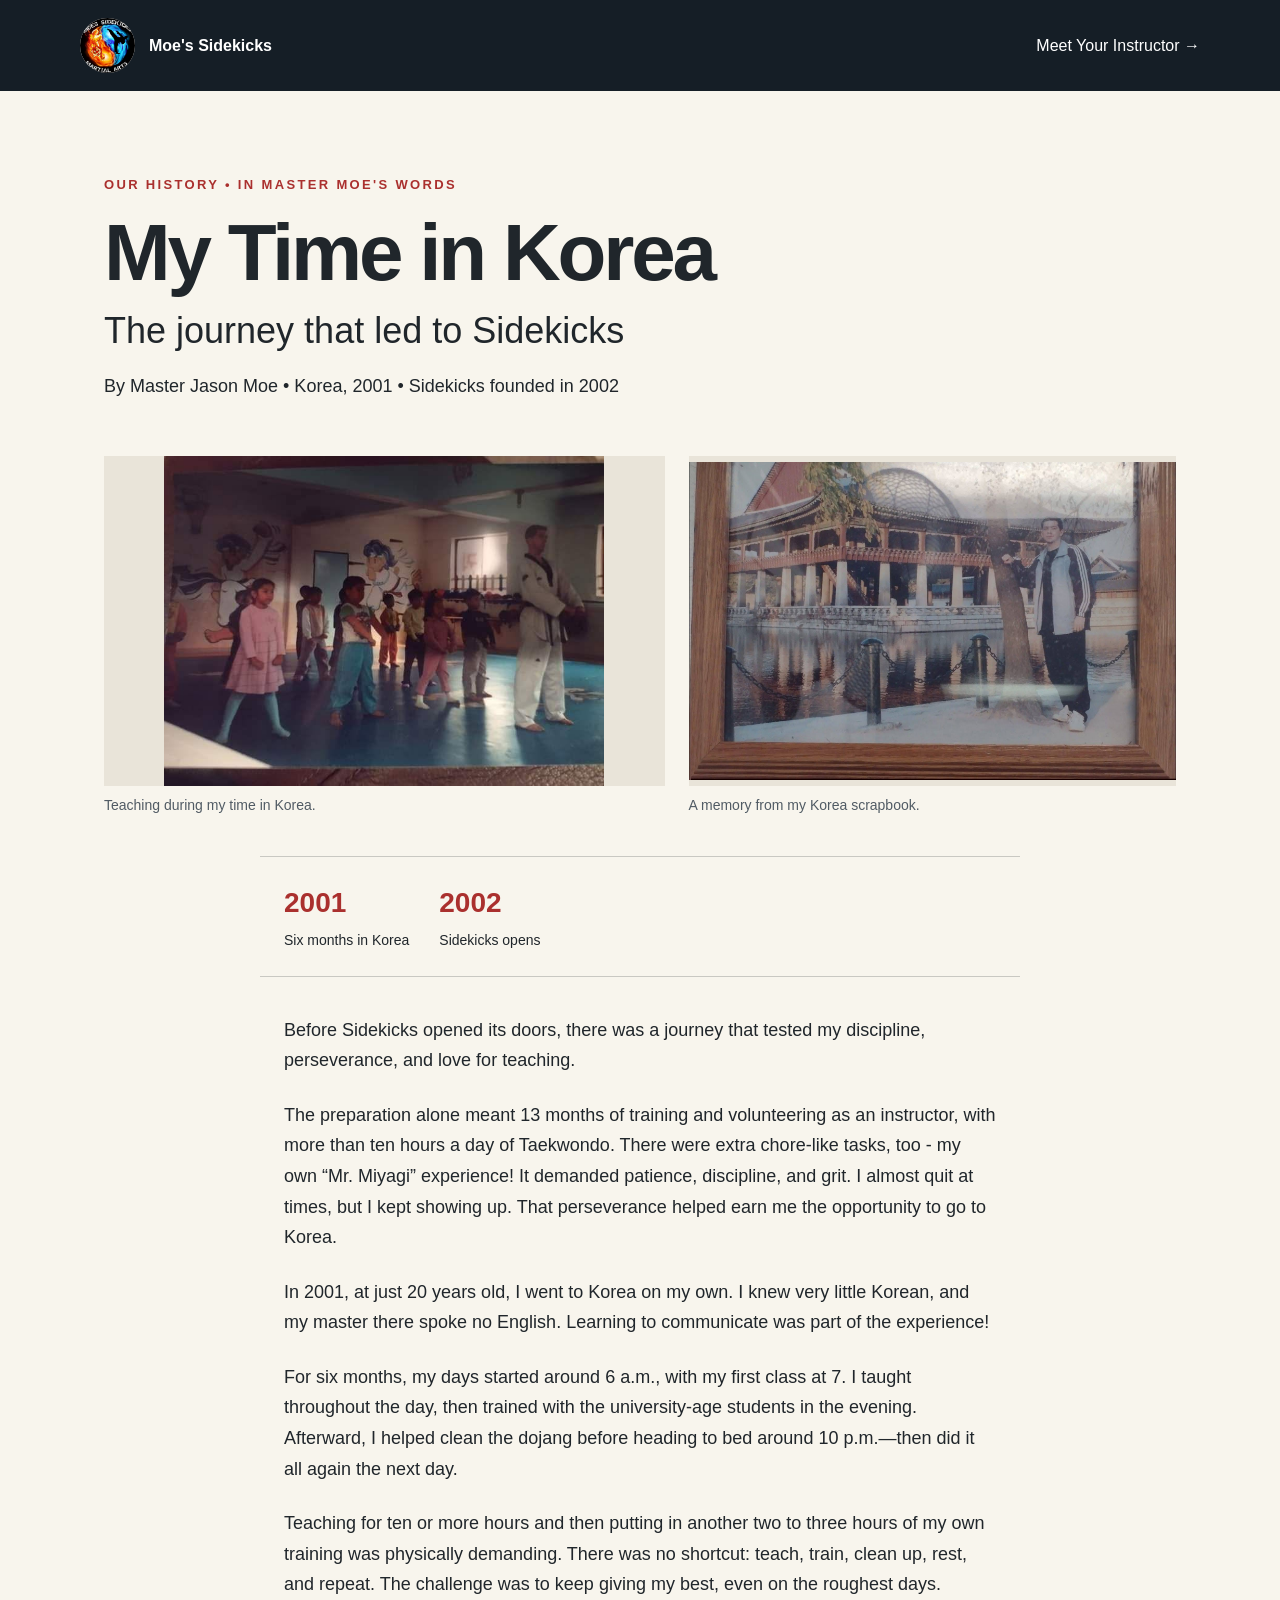
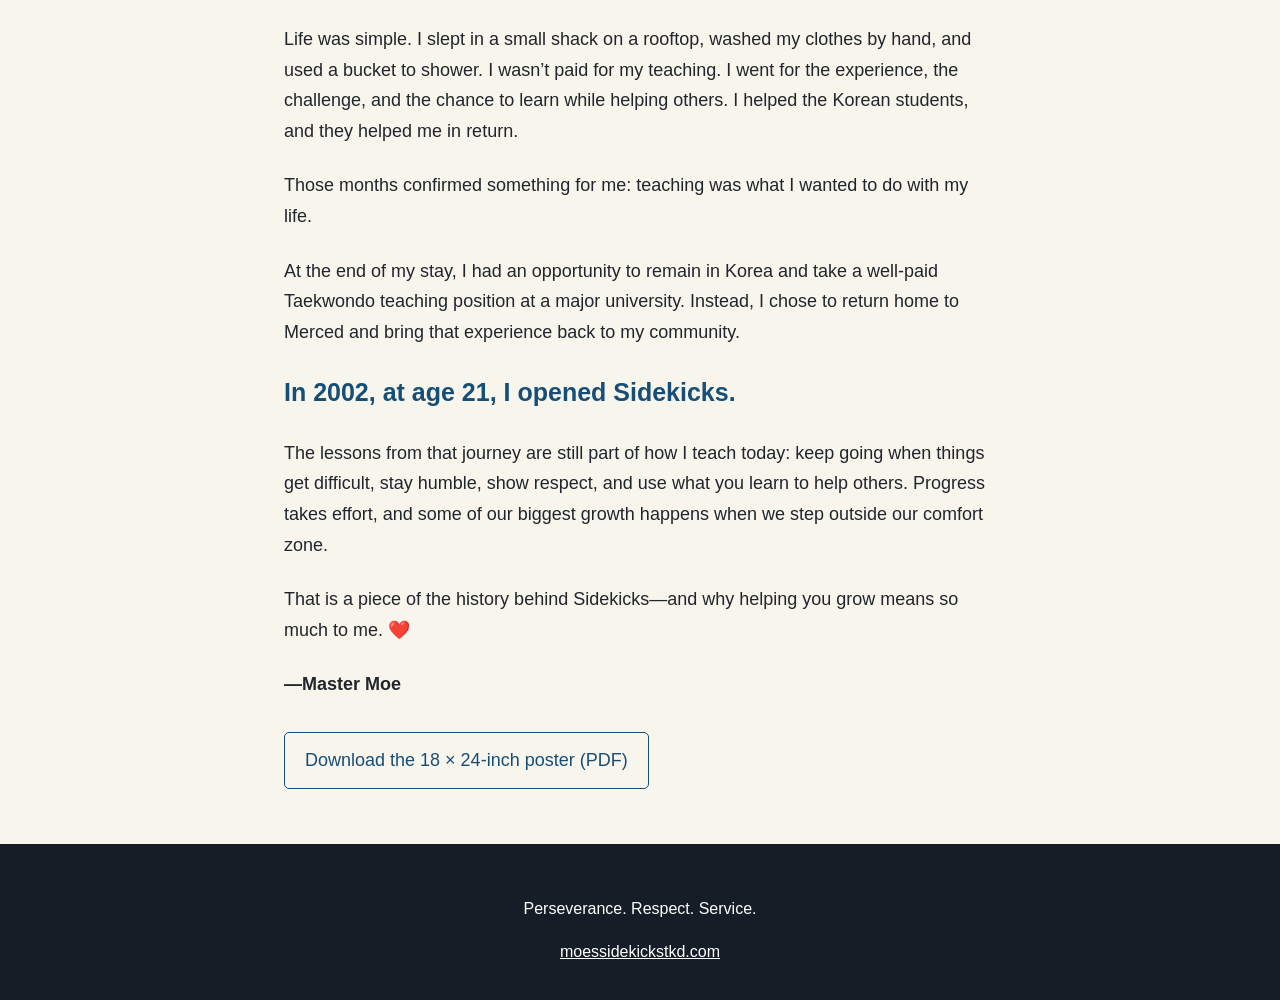
<file: korea-history.html>
<!doctype html>
<html lang="en"><head><meta charset="utf-8"><meta name="viewport" content="width=device-width,initial-scale=1"><title>My Time in Korea | Master Moe's Sidekicks Story</title><meta name="description" content="Master Jason Moe shares the grit, teaching, and training of his six months in Korea in 2001, and the journey that led to opening Sidekicks in 2002."><link rel="canonical" href="https://moessidekickstkd.com/korea-history.html"><link rel="stylesheet" href="css/korea-history.css"></head>
<body><header><a class="brand" href="index.html"><img src="images/moes-sidekicks-logo.jpg" alt="Moe's Sidekicks logo">Moe's Sidekicks</a><a href="index.html#instructor">Meet Your Instructor &rarr;</a></header>
<main><section class="hero"><p class="kicker">Our history &bull; In Master Moe's words</p><h1>My Time in Korea<span>The journey that led to Sidekicks</span></h1><p class="byline">By Master Jason Moe &bull; Korea, 2001 &bull; Sidekicks founded in 2002</p></section>
<div class="photos"><figure><img src="images/korea-history/teaching-in-korea.jpg" alt="Master Moe teaching students during his time in Korea" width="720" height="540"><figcaption>Teaching during my time in Korea.</figcaption></figure><figure><img src="images/korea-history/korea-travel-photo.jpg" alt="A travel photo from Master Moe's Korea scrapbook" width="1872" height="1221"><figcaption>A memory from my Korea scrapbook.</figcaption></figure></div>
<div class="timeline" aria-label="Journey timeline"><div><strong>2001</strong><span>Six months in Korea</span></div><div><strong>2002</strong><span>Sidekicks opens</span></div></div>
<article class="story" aria-label="Master Moe's Korea story"><p>Before Sidekicks opened its doors, there was a journey that tested my discipline, perseverance, and love for teaching.</p>
<p>The preparation alone meant 13 months of training and volunteering as an instructor, with more than ten hours a day of Taekwondo. There were extra chore-like tasks, too - my own “Mr. Miyagi” experience! It demanded patience, discipline, and grit. I almost quit at times, but I kept showing up. That perseverance helped earn me the opportunity to go to Korea.</p>
<p>In 2001, at just 20 years old, I went to Korea on my own. I knew very little Korean, and my master there spoke no English. Learning to communicate was part of the experience!</p>
<p>For six months, my days started around 6 a.m., with my first class at 7. I taught throughout the day, then trained with the university-age students in the evening. Afterward, I helped clean the dojang before heading to bed around 10 p.m.—then did it all again the next day.</p>
<p>Teaching for ten or more hours and then putting in another two to three hours of my own training was physically demanding. There was no shortcut: teach, train, clean up, rest, and repeat. The challenge was to keep giving my best, even on the roughest days.</p>
<p>Life was simple. I slept in a small shack on a rooftop, washed my clothes by hand, and used a bucket to shower. I wasn’t paid for my teaching. I went for the experience, the challenge, and the chance to learn while helping others. I helped the Korean students, and they helped me in return.</p>
<p>Those months confirmed something for me: teaching was what I wanted to do with my life.</p>
<p>At the end of my stay, I had an opportunity to remain in Korea and take a well-paid Taekwondo teaching position at a major university. Instead, I chose to return home to Merced and bring that experience back to my community.</p>
<p class="founding">In 2002, at age 21, I opened Sidekicks.</p>
<p>The lessons from that journey are still part of how I teach today: keep going when things get difficult, stay humble, show respect, and use what you learn to help others. Progress takes effort, and some of our biggest growth happens when we step outside our comfort zone.</p>
<p>That is a piece of the history behind Sidekicks—and why helping you grow means so much to me. ❤️</p><p class="signature">&mdash;Master Moe</p><a class="print-link" href="downloads/master-moe-korea-history-18x24.pdf">Download the 18 &times; 24-inch poster (PDF)</a></article></main><footer><p>Perseverance. Respect. Service.</p><a href="index.html">moessidekickstkd.com</a></footer></body></html>
</file>
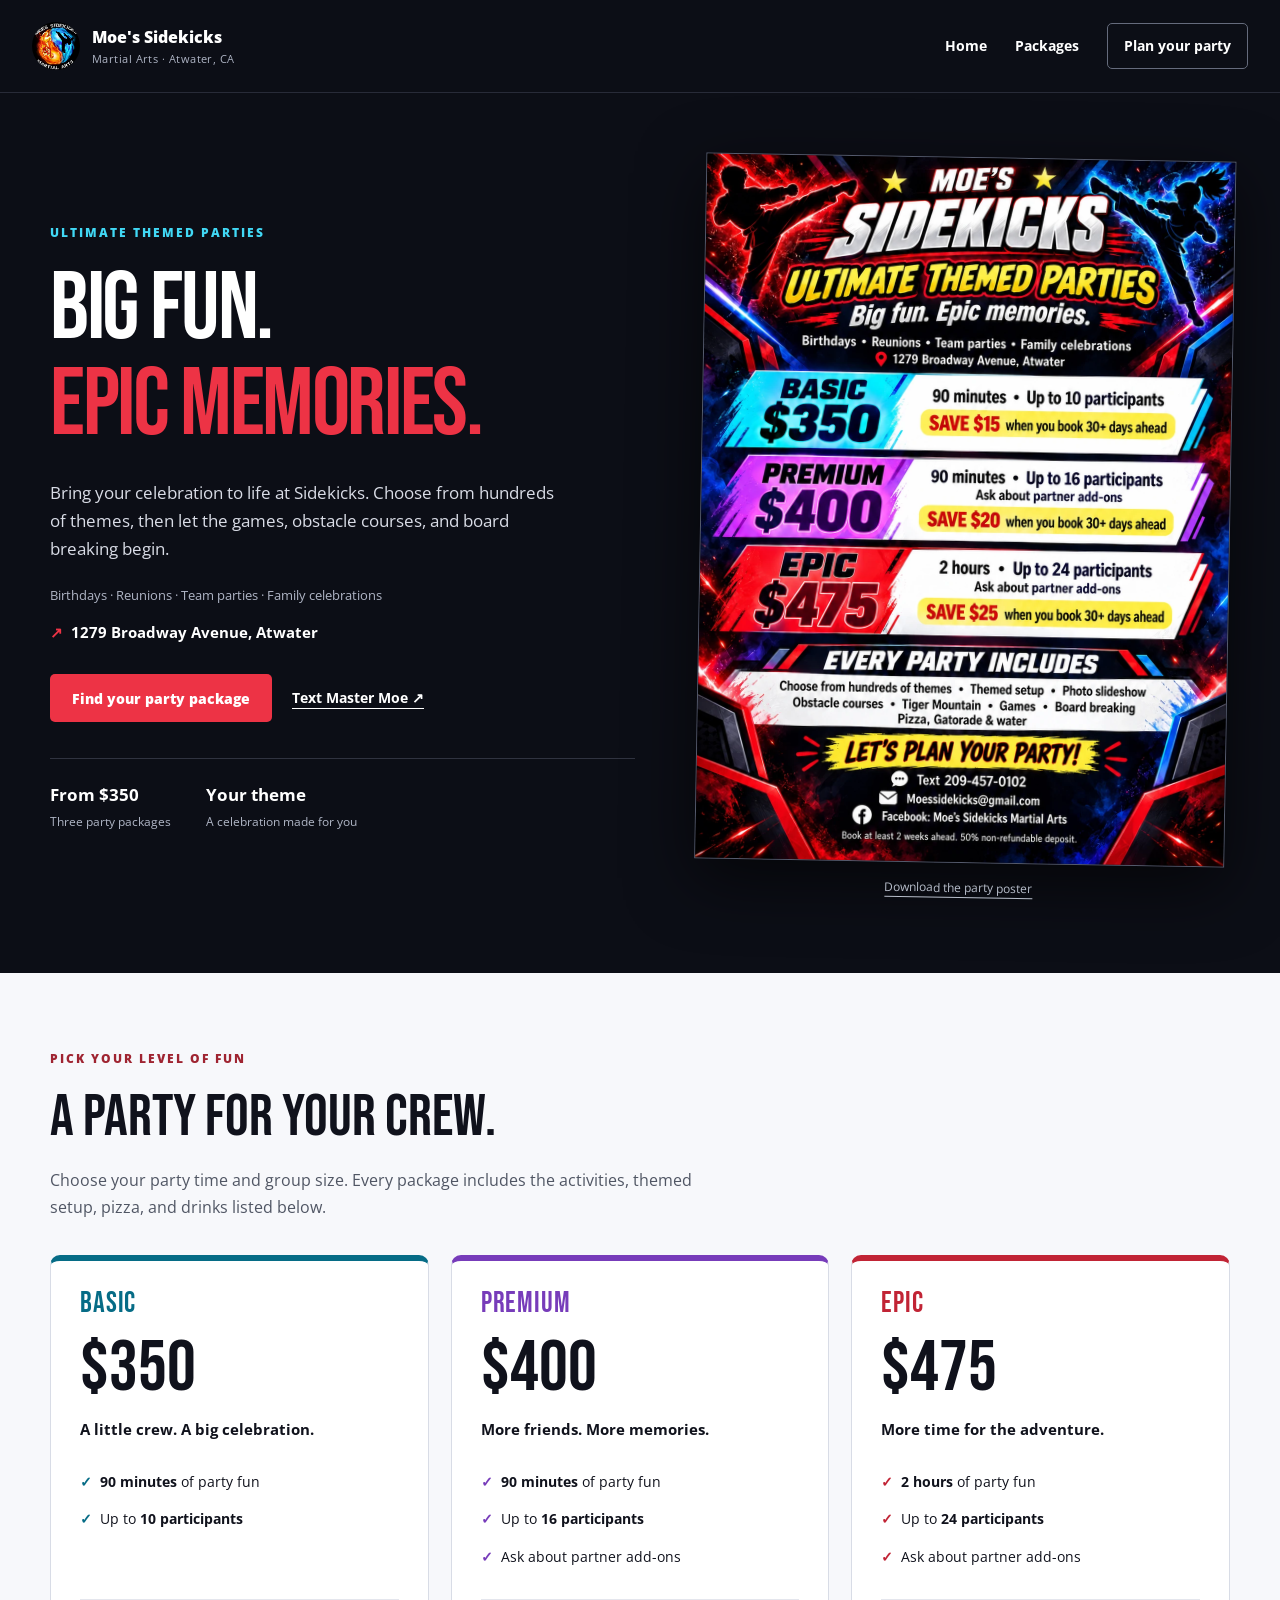
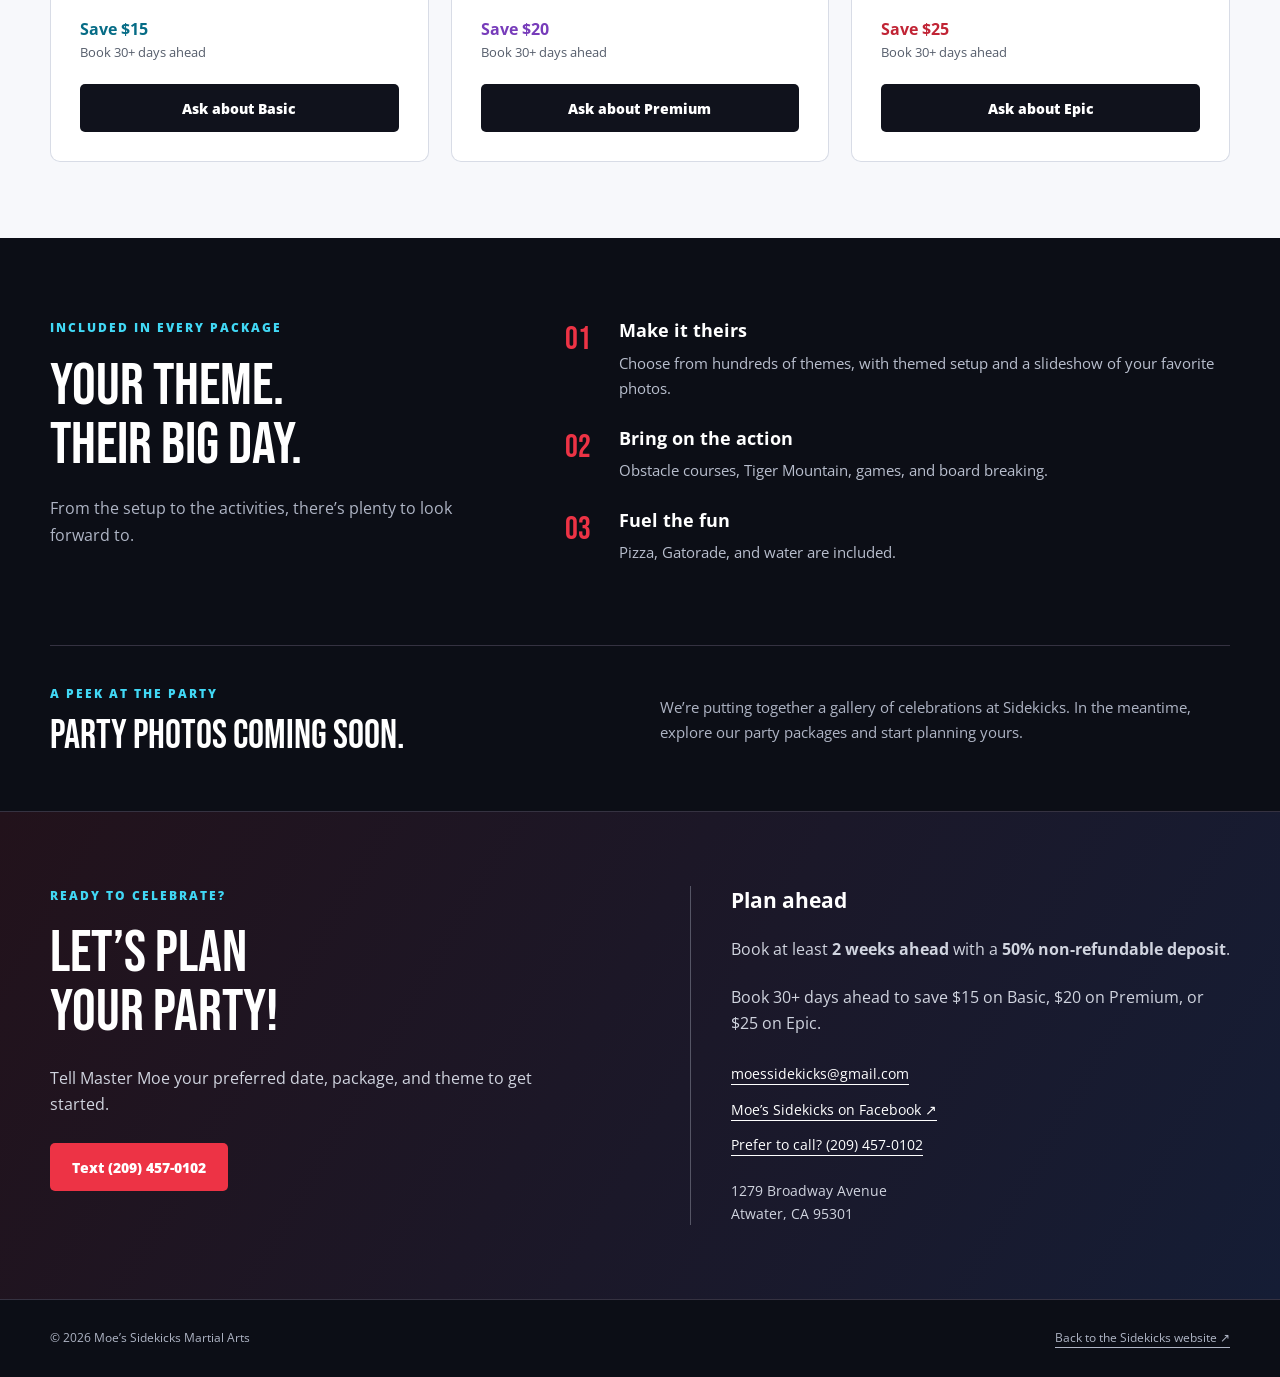
<file: parties.html>
<!DOCTYPE html>
<html lang="en">
<head>
  <meta charset="UTF-8">
  <meta name="viewport" content="width=device-width, initial-scale=1.0">
  <title>Ultimate Themed Parties in Atwater | Moe's Sidekicks</title>
  <meta name="description" content="Celebrate at Moe's Sidekicks in Atwater. Choose from hundreds of themes, obstacle courses, games and board breaking. Party packages from $350.">
  <link rel="canonical" href="https://moessidekickstkd.com/parties.html">
  <meta property="og:title" content="Big fun. Epic memories. | Moe's Sidekicks Parties">
  <meta property="og:description" content="Themed party packages from $350 at 1279 Broadway Avenue, Atwater. Let's plan your party!">
  <meta property="og:type" content="website">
  <meta property="og:url" content="https://moessidekickstkd.com/parties.html">
  <meta property="og:image" content="https://moessidekickstkd.com/images/parties/sidekicks-party-packages.png">
  <meta property="og:image:alt" content="Moe's Sidekicks Ultimate Themed Parties: Basic $350, Premium $400, Epic $475.">
  <link rel="preconnect" href="https://fonts.googleapis.com">
  <link rel="preconnect" href="https://fonts.gstatic.com" crossorigin>
  <link href="https://fonts.googleapis.com/css2?family=Bebas+Neue&family=Open+Sans:wght@400;600;700;800&display=swap" rel="stylesheet">
  <link rel="stylesheet" href="css/parties.css">
</head>
<body>
  <a class="skip-link" href="#main">Skip to content</a>
  <header class="site-header">
    <a class="brand" href="index.html"><img src="images/moes-sidekicks-logo.jpg" alt="" width="48" height="48"><span>Moe's Sidekicks<small>Martial Arts · Atwater, CA</small></span></a>
    <nav aria-label="Party page navigation"><a href="index.html">Home</a><a href="#packages">Packages</a><a class="nav-book" href="#book">Plan your party</a></nav>
  </header>
  <main id="main">
    <section class="party-hero wrap" aria-labelledby="party-title">
      <div class="hero-copy">
        <p class="eyebrow">Ultimate themed parties</p>
        <h1 id="party-title">Big fun.<br><span>Epic memories.</span></h1>
        <p class="intro">Bring your celebration to life at Sidekicks. Choose from hundreds of themes, then let the games, obstacle courses, and board breaking begin.</p>
        <p class="occasions">Birthdays · Reunions · Team parties · Family celebrations</p>
        <p class="location">1279 Broadway Avenue, Atwater</p>
        <div class="actions"><a class="button primary" href="#packages">Find your party package</a><a class="text-link" href="sms:+12094570102">Text Master Moe ↗</a></div>
        <div class="hero-facts"><div><strong>From $350</strong><span>Three party packages</span></div><div><strong>Your theme</strong><span>A celebration made for you</span></div></div>
      </div>
      <figure class="poster"><a href="images/parties/sidekicks-party-packages.png" target="_blank" rel="noopener" aria-label="Open the full-size party poster in a new tab"><img src="images/parties/sidekicks-party-packages.webp" width="1086" height="1448" alt="Sidekicks Ultimate Themed Parties poster. All package prices, activities and booking details are also listed below." fetchpriority="high"></a><figcaption><a href="images/parties/sidekicks-party-packages.png" download>Download the party poster</a></figcaption></figure>
    </section>
    <section class="packages-section" id="packages" aria-labelledby="packages-title">
      <div class="wrap">
        <p class="eyebrow">Pick your level of fun</p>
        <h2 id="packages-title">A party for your crew.</h2>
        <p class="section-intro">Choose your party time and group size. Every package includes the activities, themed setup, pizza, and drinks listed below.</p>
        <div class="package-grid">
          <article class="package basic"><p class="package-label">Basic</p><p class="price">$350</p><h3>A little crew. A big celebration.</h3><ul><li><strong>90 minutes</strong> of party fun</li><li>Up to <strong>10 participants</strong></li></ul><p class="saving"><strong>Save $15</strong><span>Book 30+ days ahead</span></p><a class="button" href="mailto:moessidekicks@gmail.com?subject=Basic%20party%20inquiry">Ask about Basic</a></article>
          <article class="package premium"><p class="package-label">Premium</p><p class="price">$400</p><h3>More friends. More memories.</h3><ul><li><strong>90 minutes</strong> of party fun</li><li>Up to <strong>16 participants</strong></li><li>Ask about partner add-ons</li></ul><p class="saving"><strong>Save $20</strong><span>Book 30+ days ahead</span></p><a class="button" href="mailto:moessidekicks@gmail.com?subject=Premium%20party%20inquiry">Ask about Premium</a></article>
          <article class="package epic"><p class="package-label">Epic</p><p class="price">$475</p><h3>More time for the adventure.</h3><ul><li><strong>2 hours</strong> of party fun</li><li>Up to <strong>24 participants</strong></li><li>Ask about partner add-ons</li></ul><p class="saving"><strong>Save $25</strong><span>Book 30+ days ahead</span></p><a class="button" href="mailto:moessidekicks@gmail.com?subject=Epic%20party%20inquiry">Ask about Epic</a></article>
        </div>
      </div>
    </section>
    <section class="included wrap" aria-labelledby="included-title">
      <div><p class="eyebrow">Included in every package</p><h2 id="included-title">Your theme.<br>Their big day.</h2><p>From the setup to the activities, there’s plenty to look forward to.</p></div>
      <ul class="included-grid"><li><span>01</span><h3>Make it theirs</h3><p>Choose from hundreds of themes, with themed setup and a slideshow of your favorite photos.</p></li><li><span>02</span><h3>Bring on the action</h3><p>Obstacle courses, Tiger Mountain, games, and board breaking.</p></li><li><span>03</span><h3>Fuel the fun</h3><p>Pizza, Gatorade, and water are included.</p></li></ul>
    </section>
    <section class="gallery-soon wrap" aria-labelledby="gallery-title"><div><p class="eyebrow">A peek at the party</p><h2 id="gallery-title">Party photos coming soon.</h2></div><p>We’re putting together a gallery of celebrations at Sidekicks. In the meantime, explore our party packages and start planning yours.</p></section>
    <section class="booking-section" id="book" aria-labelledby="booking-title"><div class="wrap booking-grid">
      <div><p class="eyebrow">Ready to celebrate?</p><h2 id="booking-title">Let’s plan<br>your party!</h2><p>Tell Master Moe your preferred date, package, and theme to get started.</p><a class="button primary" href="sms:+12094570102">Text (209) 457-0102</a></div>
      <div class="booking-details"><h3>Plan ahead</h3><p>Book at least <strong>2 weeks ahead</strong> with a <strong>50% non-refundable deposit</strong>.</p><p>Book 30+ days ahead to save $15 on Basic, $20 on Premium, or $25 on Epic.</p><div class="contact-links"><a href="mailto:moessidekicks@gmail.com?subject=Sidekicks%20party%20inquiry">moessidekicks@gmail.com</a><a href="https://www.facebook.com/sidekicksmerced/" target="_blank" rel="noopener">Moe’s Sidekicks on Facebook ↗</a><a href="tel:+12094570102">Prefer to call? (209) 457-0102</a></div><p class="address">1279 Broadway Avenue<br>Atwater, CA 95301</p></div>
    </div></section>
  </main>
  <footer class="wrap site-footer"><p>© 2026 Moe’s Sidekicks Martial Arts</p><a href="index.html">Back to the Sidekicks website ↗</a></footer>
</body>
</html>
</file>
<file: css/korea-history.css>
*{box-sizing:border-box}html{scroll-behavior:smooth}body{margin:0;background:#f8f5ed;color:#20262b;font-family:Arial,sans-serif;line-height:1.7}a{color:#174e76}header{background:#151e26;color:white;padding:18px max(24px,calc((100% - 1120px)/2));display:flex;align-items:center;justify-content:space-between;gap:24px}header a{color:white;text-decoration:none}.brand{display:flex;align-items:center;gap:14px;font-weight:bold}.brand img{width:55px;height:55px;object-fit:contain;background:white;border-radius:50%}.hero{max-width:1120px;margin:auto;padding:70px 24px 36px}.kicker{color:#aa302e;font-size:13px;font-weight:bold;letter-spacing:.18em;text-transform:uppercase}h1{font-size:clamp(42px,7vw,80px);line-height:1.08;letter-spacing:-.04em;margin:14px 0 20px}h1 span{display:block;font-size:clamp(23px,3vw,36px);font-weight:normal;letter-spacing:0;margin-top:16px}.byline{font-size:18px}.photos{max-width:1120px;margin:0 auto;display:grid;grid-template-columns:1.15fr 1fr;gap:24px;padding:0 24px}figure{margin:0}figure img{display:block;width:100%;height:330px;object-fit:contain;background:#e9e4d9}figcaption{font-size:14px;color:#515b64;margin-top:8px}.timeline{display:flex;gap:30px;border-block:1px solid #c9c8c2;margin:38px auto;max-width:760px;padding:22px 24px}.timeline strong{display:block;color:#aa302e;font-size:28px}.timeline span{font-size:14px}.story{max-width:760px;margin:auto;padding:0 24px 55px;font-size:18px}.story p{margin:0 0 24px}.story .founding{font-size:25px;font-weight:bold;color:#174e76}blockquote{border-left:4px solid #aa302e;padding:8px 0 8px 24px;margin:36px 0;font-size:24px;font-weight:bold}.signature{font-weight:bold}footer{background:#151e26;color:white;text-align:center;padding:35px 24px}footer a{color:white}.print-link{display:inline-block;padding:12px 20px;border:1px solid #174e76;border-radius:5px;text-decoration:none;margin-top:8px}@media(max-width:700px){header{padding:16px;align-items:flex-start;font-size:14px}.brand img{width:42px;height:42px}.hero{padding-top:45px}.photos{grid-template-columns:1fr}.photos img{height:auto;max-height:380px}.timeline{margin:28px 24px;gap:20px;padding:18px 0}.story{font-size:17px}.timeline strong{font-size:24px}}
</file>
<file: css/parties.css>
:root{--ink:#10121c;--muted:#afb5c5;--red:#ed3345;--blue:#41d8f5;--purple:#bd7cff;--paper:#f7f8fb;--heading:'Bebas Neue',Impact,sans-serif;--body:'Open Sans','Segoe UI',sans-serif;color-scheme:dark}
*{box-sizing:border-box}html{scroll-behavior:smooth;scroll-padding-top:32px}body{margin:0;background:#0c0e16;color:#fff;font-family:var(--body);line-height:1.65}a{color:inherit;text-underline-offset:5px}a:hover{text-decoration-thickness:2px}a:focus-visible{outline:3px solid #ffe05d;outline-offset:5px}img{max-width:100%;height:auto}h1,h2,h3,p{margin:0}h1,h2,.price,.package-label{font-family:var(--heading);font-weight:400;line-height:1}h1{font-size:clamp(4rem,7.5vw,7rem);letter-spacing:-.025em}h1 span{color:var(--red)}h2{font-size:clamp(2.8rem,4.6vw,4.5rem)}h3{font-size:1.12rem;line-height:1.35}.wrap{width:min(1180px,calc(100% - 64px));margin:auto}.skip-link{position:absolute;top:-80px;left:20px;padding:12px;background:#fff;color:#111;z-index:10}.skip-link:focus{top:12px}.site-header{padding:22px 32px;display:flex;justify-content:space-between;align-items:center;gap:24px;border-bottom:1px solid #282b38;max-width:1440px;margin:auto}.brand{display:flex;align-items:center;gap:12px;font-weight:800;text-decoration:none}.brand img{border-radius:50%;background:#fff}.brand small{display:block;color:var(--muted);font-size:.7rem;font-weight:400;letter-spacing:.04em}.site-header nav{display:flex;gap:28px;align-items:center;font-size:.88rem;font-weight:700}.site-header nav a{text-decoration:none}.nav-book{border:1px solid #656b7c;padding:10px 16px;border-radius:5px}.party-hero{display:grid;grid-template-columns:1.05fr .95fr;gap:65px;align-items:center;padding-block:64px 76px}.eyebrow{text-transform:uppercase;letter-spacing:.17em;font-size:.73rem;font-weight:800;color:var(--blue);margin-bottom:20px}.intro{font-size:1.06rem;color:#d9dce6;margin-top:25px;max-width:520px}.occasions{font-size:.8rem;color:var(--muted);margin-top:22px}.location{font-size:.92rem;margin-top:14px;font-weight:700}.location:before{content:'↗';color:var(--red);margin-right:8px}.actions{display:flex;flex-wrap:wrap;align-items:center;gap:20px;margin-top:30px}.button{display:inline-flex;justify-content:center;align-items:center;min-height:48px;padding:12px 22px;border-radius:5px;font-weight:800;font-size:.88rem;text-decoration:none;line-height:1.5}.primary{background:var(--red);color:#fff}.primary:hover{background:#cc2134}.text-link{font-size:.86rem;font-weight:700}.hero-facts{display:flex;gap:35px;margin-top:36px;padding-top:22px;border-top:1px solid #303340}.hero-facts strong{display:block;font-size:1.04rem}.hero-facts span{display:block;color:var(--muted);font-size:.76rem;margin-top:3px}.poster{margin:0;transform:rotate(1deg)}.poster img{display:block;border:1px solid #555b6d;box-shadow:0 20px 65px #0009}.poster figcaption{text-align:center;color:#b8becb;font-size:.75rem;margin-top:15px}.packages-section{background:var(--paper);color:var(--ink);padding:76px 0}.packages-section .eyebrow{color:#9f2431}.section-intro{max-width:680px;margin:20px 0 35px;color:#505664}.package-grid{display:grid;grid-template-columns:repeat(3,1fr);gap:22px}.package{--accent:#066c86;display:flex;flex-direction:column;border:1px solid #d8dce6;border-top:6px solid var(--accent);border-radius:10px;padding:29px;background:#fff}.premium{--accent:#773cba}.epic{--accent:#c12435}.package-label{font-size:1.8rem;letter-spacing:.03em;color:var(--accent)}.price{font-size:4.5rem;margin:14px 0}.package h3{font-size:.95rem}.package ul{list-style:none;padding:0;margin:23px 0;font-size:.9rem;flex:1}.package li{padding:7px 0}.package li:before{content:'✓';color:var(--accent);font-weight:700;margin-right:8px}.saving{padding:16px 0;border-top:1px solid #e4e6ed;font-size:.85rem}.saving strong{color:var(--accent);font-size:1rem}.saving span{display:block;font-size:.8rem;color:#555d6b}.package .button{background:var(--ink);color:white;margin-top:5px}.included{padding-block:80px;display:grid;grid-template-columns:.8fr 1.2fr;gap:72px}.included>div>p:last-child{color:var(--muted);margin-top:20px}.included-grid{list-style:none;margin:0;padding:0;display:grid;gap:25px}.included-grid li{position:relative;padding-left:54px}.included-grid li>span{position:absolute;left:0;top:-4px;font-family:var(--heading);font-size:2rem;color:var(--red)}.included-grid p{color:#b9bfce;font-size:.95rem;margin-top:8px}.booking-section{background:linear-gradient(120deg,#22121b,#151d35);border-block:1px solid #353241;padding:74px 0}.booking-grid{display:grid;grid-template-columns:1fr 1fr;gap:100px}.booking-grid>div>p:not(.eyebrow){margin-top:22px;color:#d0d4df}.booking-grid .button{margin-top:26px}.booking-details{border-left:1px solid #555565;padding-left:40px}.booking-details h3{font-size:1.3rem}.contact-links{display:grid;gap:12px;margin-top:25px;font-size:.9rem;overflow-wrap:anywhere}.address{font-size:.88rem}.site-footer{display:flex;justify-content:space-between;gap:24px;padding-block:28px;color:var(--muted);font-size:.76rem}
@media(max-width:850px){.party-hero{gap:32px}.site-header nav{gap:15px}.package{padding:22px}.package-grid{gap:14px}.included,.booking-grid{gap:35px}.wrap{width:calc(100% - 40px)}}
@media(max-width:650px){.site-header{padding:16px 20px;flex-wrap:wrap;gap:16px}.site-header nav{width:100%;justify-content:space-between}.brand img{width:40px;height:40px}.party-hero{grid-template-columns:1fr;padding-block:40px 45px;gap:36px}h1{font-size:4.7rem}.hero-facts{gap:28px}.poster{max-width:440px;justify-self:center;transform:none}.package-grid,.included,.booking-grid{grid-template-columns:1fr}.packages-section,.booking-section{padding-block:50px}.package{padding:26px}.package ul{margin:15px 0}.included{padding-block:52px;gap:34px}.booking-details{border-left:0;border-top:1px solid #555565;padding:28px 0 0}.site-footer{flex-direction:column;gap:10px}.actions .button{width:100%}.actions{gap:16px}.price{font-size:4rem}}
.gallery-soon{border-top:1px solid #353241;padding-block:38px 55px;display:grid;grid-template-columns:1fr 1fr;gap:40px;align-items:center}.gallery-soon h2{font-size:2.5rem}.gallery-soon .eyebrow{margin-bottom:12px}.gallery-soon>p{color:var(--muted);font-size:.93rem}@media(max-width:650px){.gallery-soon{grid-template-columns:1fr;gap:18px}}
@media(prefers-reduced-motion:reduce){html{scroll-behavior:auto}}
</file>
